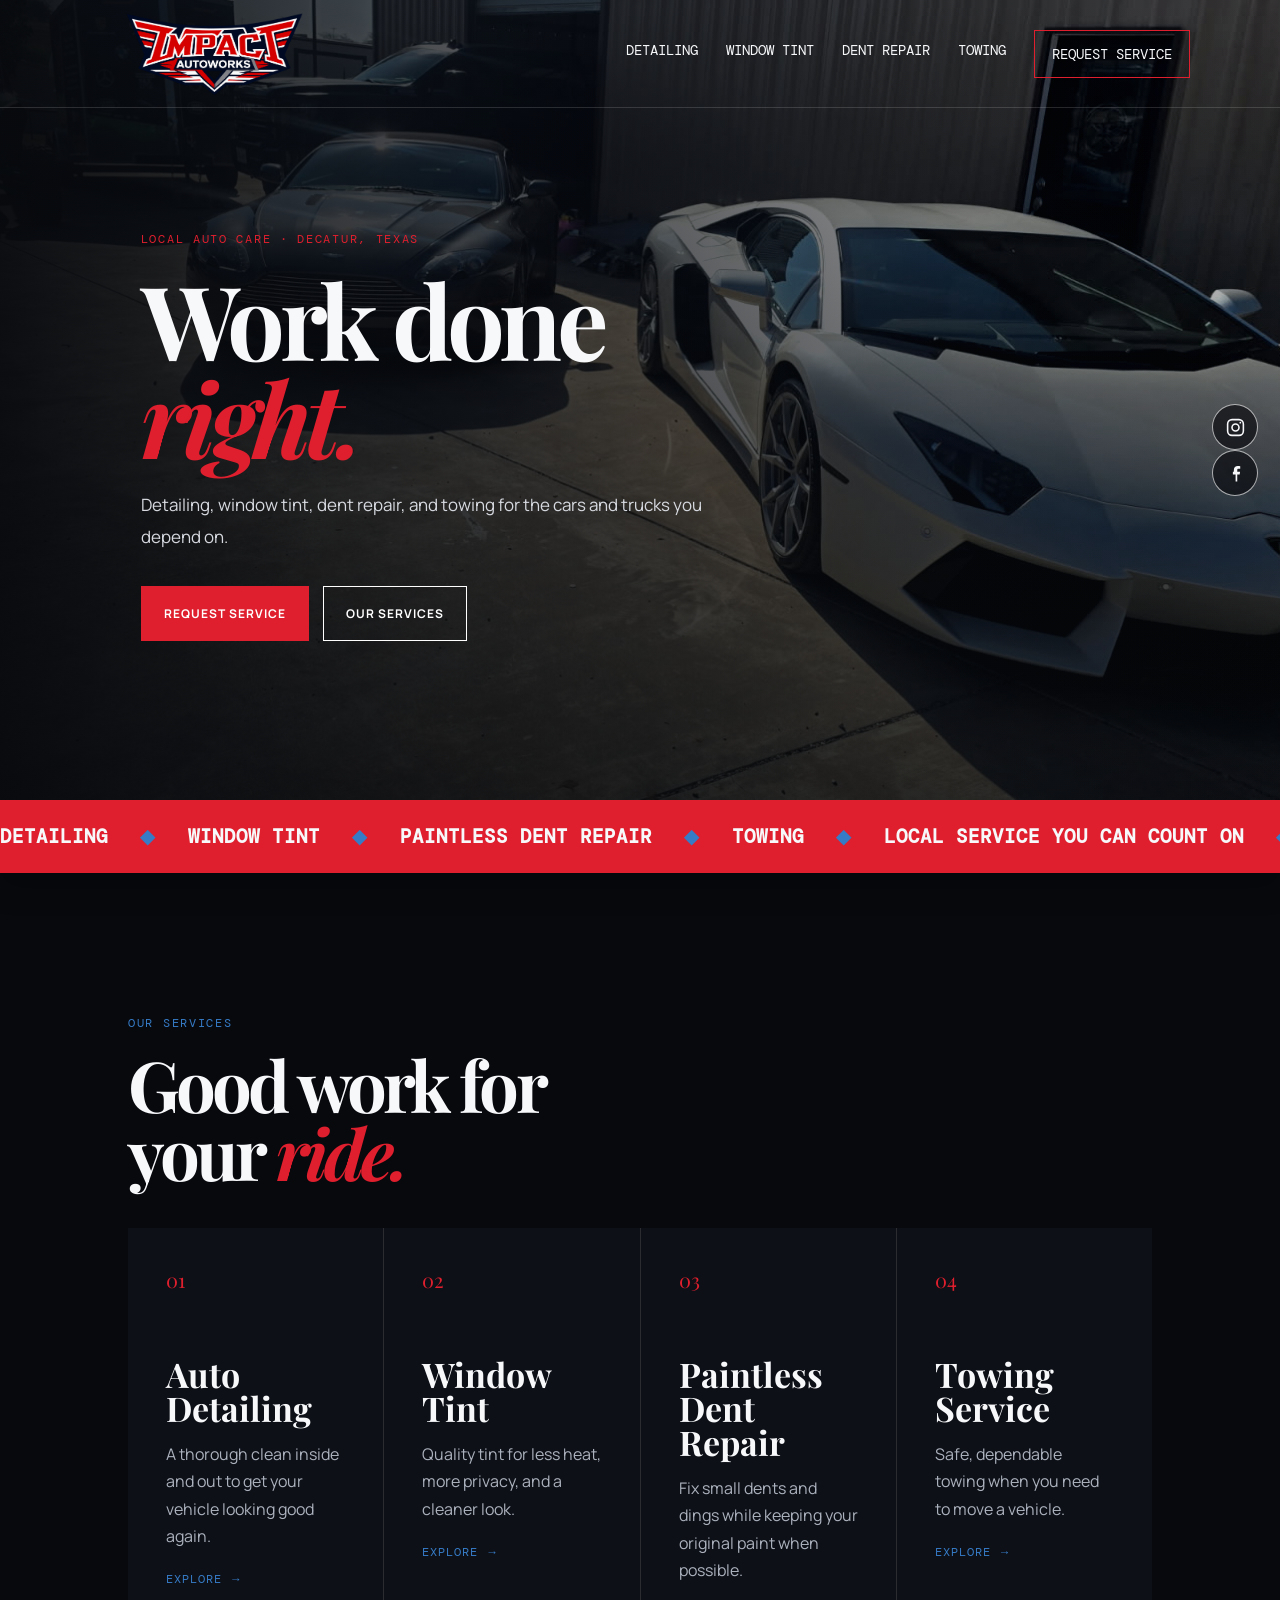
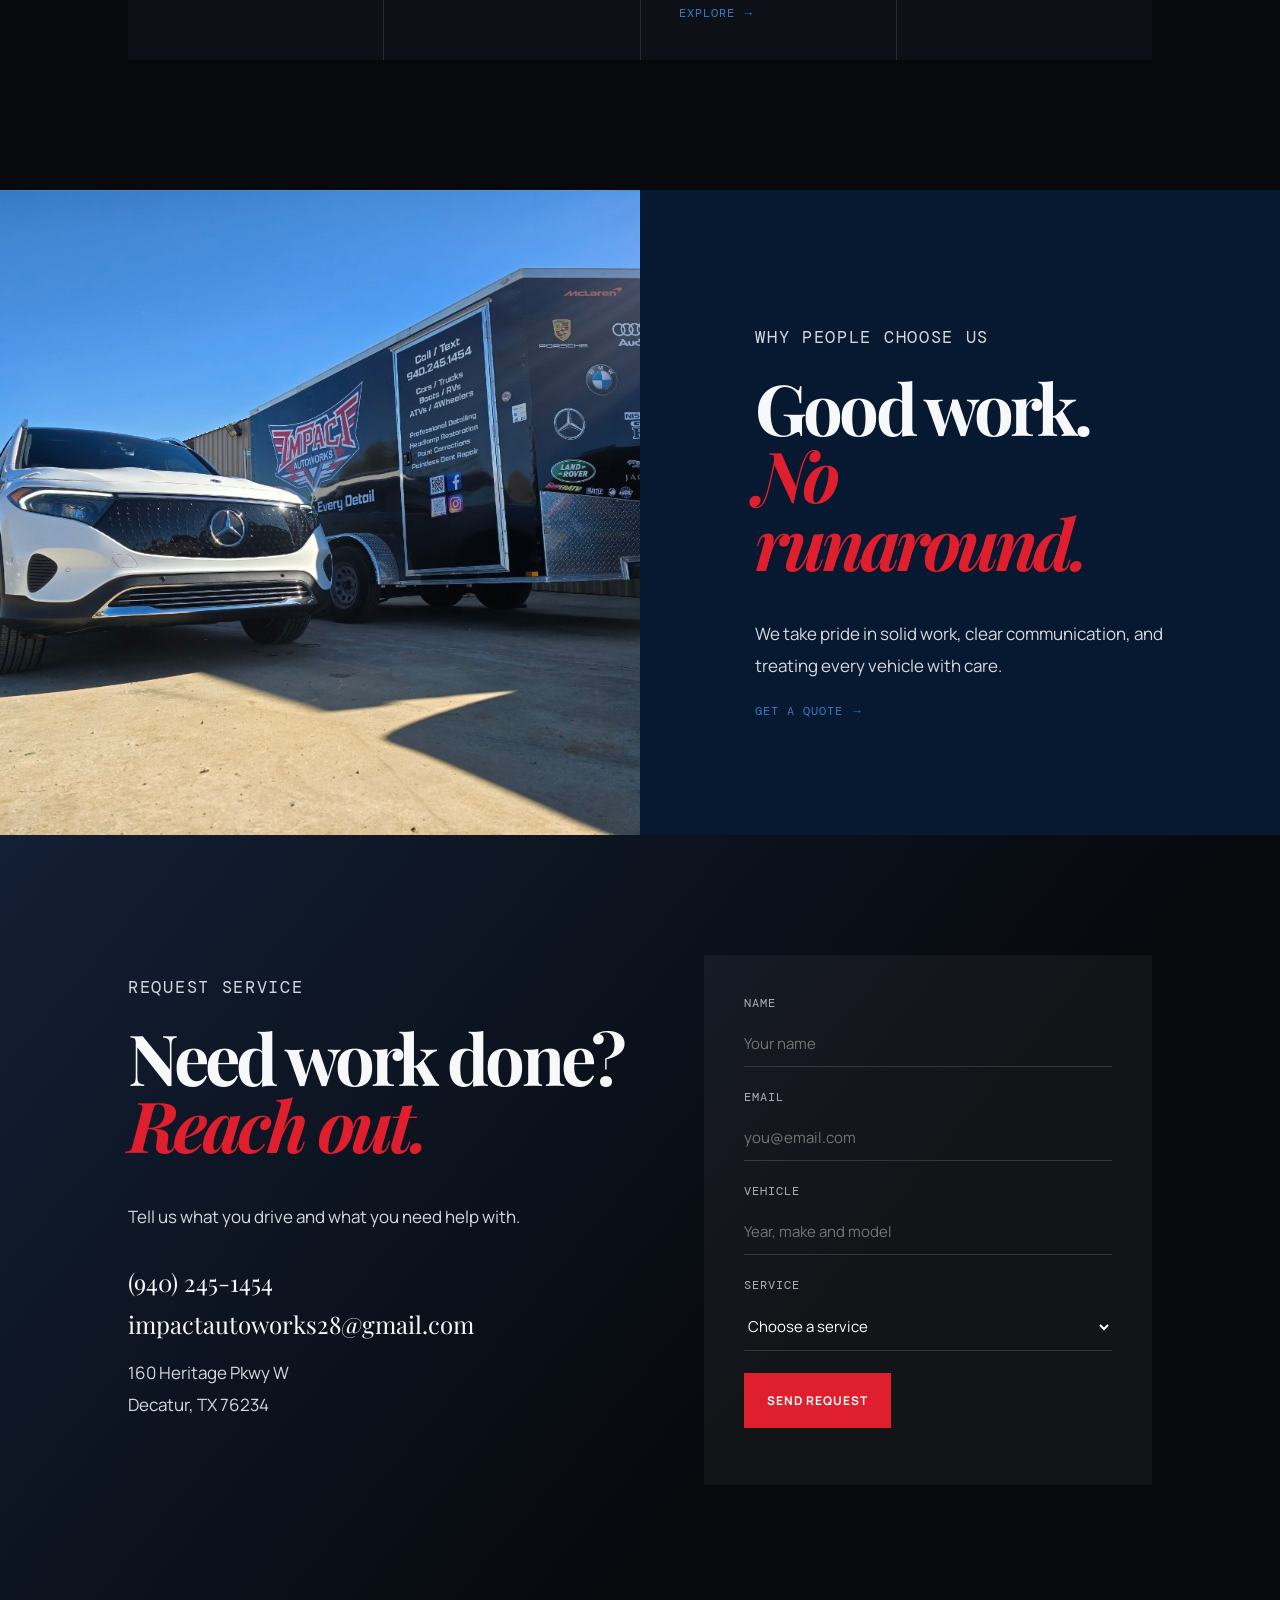
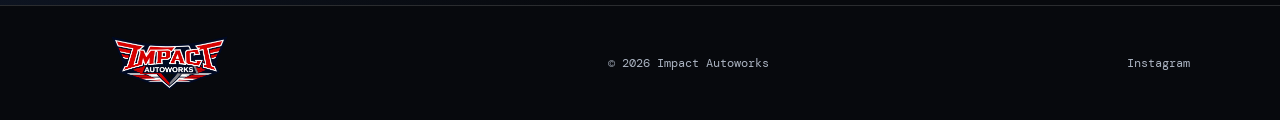
<file: index.html>
<!doctype html>
<html lang="en"><head><meta charset="utf-8"><meta name="viewport" content="width=device-width,initial-scale=1"><meta name="description" content="Impact Autoworks in Decatur, Texas — detailing, window tint and paintless dent repair."><title>Impact Autoworks | Decatur, Texas</title><link rel="stylesheet" href="styles.css"></head>
<body><header class="site-header"><a class="brand" href="index.html"><img src="images/logo.png" alt="Impact Autoworks"></a><button class="menu-button" aria-label="Open menu" aria-expanded="false">Menu</button><nav class="nav"><a href="detail.html">Detailing</a><a href="tint.html">Window Tint</a><a href="pdr.html">Dent Repair</a><a href="towing.html">Towing</a><a class="nav-cta" href="#contact">Request Service</a></nav></header>
<aside class="social"><a href="https://www.instagram.com/impactautoworkss?stkn=MWo3YjduMTJuMTF5ZQ%3D%3D" target="_blank" rel="noopener" aria-label="Instagram"><svg viewBox="0 0 24 24"><rect x="3" y="3" width="18" height="18" rx="5"/><circle cx="12" cy="12" r="4"/><circle cx="17.5" cy="6.5" r="1"/></svg></a><a href="https://www.facebook.com/share/19F4hUXihv/" target="_blank" rel="noopener" aria-label="Facebook"><svg viewBox="0 0 24 24"><path d="M14 21v-8h2.8l.4-3.1H14V8c0-.9.3-1.5 1.6-1.5h1.8V3.7c-.3 0-1.4-.2-2.7-.2-2.7 0-4.6 1.7-4.6 4.7v1.7H9V13h3.1v8H14Z"/></svg></a></aside>
<main><section class="hero"><div class="hero-image"></div><div class="hero-shade"></div><div class="hero-copy reveal"><p class="eyebrow">LOCAL AUTO CARE · DECATUR, TEXAS</p><h1>Work done<br><em>right.</em></h1><p>Detailing, window tint, dent repair, and towing for the cars and trucks you depend on.</p><div class="actions"><a class="button" href="#contact">Request Service</a><a class="button ghost" href="#services">Our Services</a></div></div></section>
<section class="ticker"><div>DETAILING <b>◆</b> WINDOW TINT <b>◆</b> PAINTLESS DENT REPAIR <b>◆</b> TOWING <b>◆</b> LOCAL SERVICE YOU CAN COUNT ON <b>◆</b> DETAILING <b>◆</b> WINDOW TINT <b>◆</b> PAINTLESS DENT REPAIR <b>◆</b> TOWING <b>◆</b> LOCAL SERVICE YOU CAN COUNT ON <b>◆</b></div></section>
<section class="section" id="services"><p class="eyebrow blue reveal">OUR SERVICES</p><h2 class="reveal">Good work for<br>your <em>ride.</em></h2><div class="cards"><a href="detail.html" class="card reveal"><span>01</span><h3>Auto<br>Detailing</h3><p>A thorough clean inside and out to get your vehicle looking good again.</p><b>Explore →</b></a><a href="tint.html" class="card reveal"><span>02</span><h3>Window<br>Tint</h3><p>Quality tint for less heat, more privacy, and a cleaner look.</p><b>Explore →</b></a><a href="pdr.html" class="card reveal"><span>03</span><h3>Paintless Dent<br>Repair</h3><p>Fix small dents and dings while keeping your original paint when possible.</p><b>Explore →</b></a><a href="towing.html" class="card reveal"><span>04</span><h3>Towing<br>Service</h3><p>Safe, dependable towing when you need to move a vehicle.</p><b>Explore →</b></a></div></section>
<section class="statement"><div class="statement-photo"></div><div class="statement-copy reveal"><p class="eyebrow">WHY PEOPLE CHOOSE US</p><h2>Good work.<br><em>No runaround.</em></h2><p>We take pride in solid work, clear communication, and treating every vehicle with care.</p><a class="text-link" href="#contact">Get a quote →</a></div></section>
<section class="contact" id="contact"><div class="reveal"><p class="eyebrow">REQUEST SERVICE</p><h2>Need work done?<br><em>Reach out.</em></h2><p>Tell us what you drive and what you need help with.</p><div class="details"><a href="tel:+19402451454">(940) 245-1454</a><a href="mailto:impactautoworks28@gmail.com">impactautoworks28@gmail.com</a><p>160 Heritage Pkwy W<br>Decatur, TX 76234</p></div></div><form class="form reveal" id="contact-form"><label>Name<input id="customer-name" required placeholder="Your name"></label><label>Email<input id="customer-email" required type="email" placeholder="you@email.com"></label><label>Vehicle<input id="customer-vehicle" placeholder="Year, make and model"></label><label>Service<select id="customer-service"><option value="">Choose a service</option><option>Auto Detailing</option><option>Window Tint</option><option>Paintless Dent Repair</option><option>Towing</option></select></label><button class="button" type="submit">Send Request</button><p id="form-message"></p></form></section></main>
<footer><img src="images/logo.png" alt="Impact Autoworks"><span>© <span id="year"></span> Impact Autoworks</span><a href="https://www.instagram.com/impactautoworkss?stkn=MWo3YjduMTJuMTF5ZQ%3D%3D" target="_blank" rel="noopener">Instagram</a></footer><script src="script.js"></script></body></html>
</file>
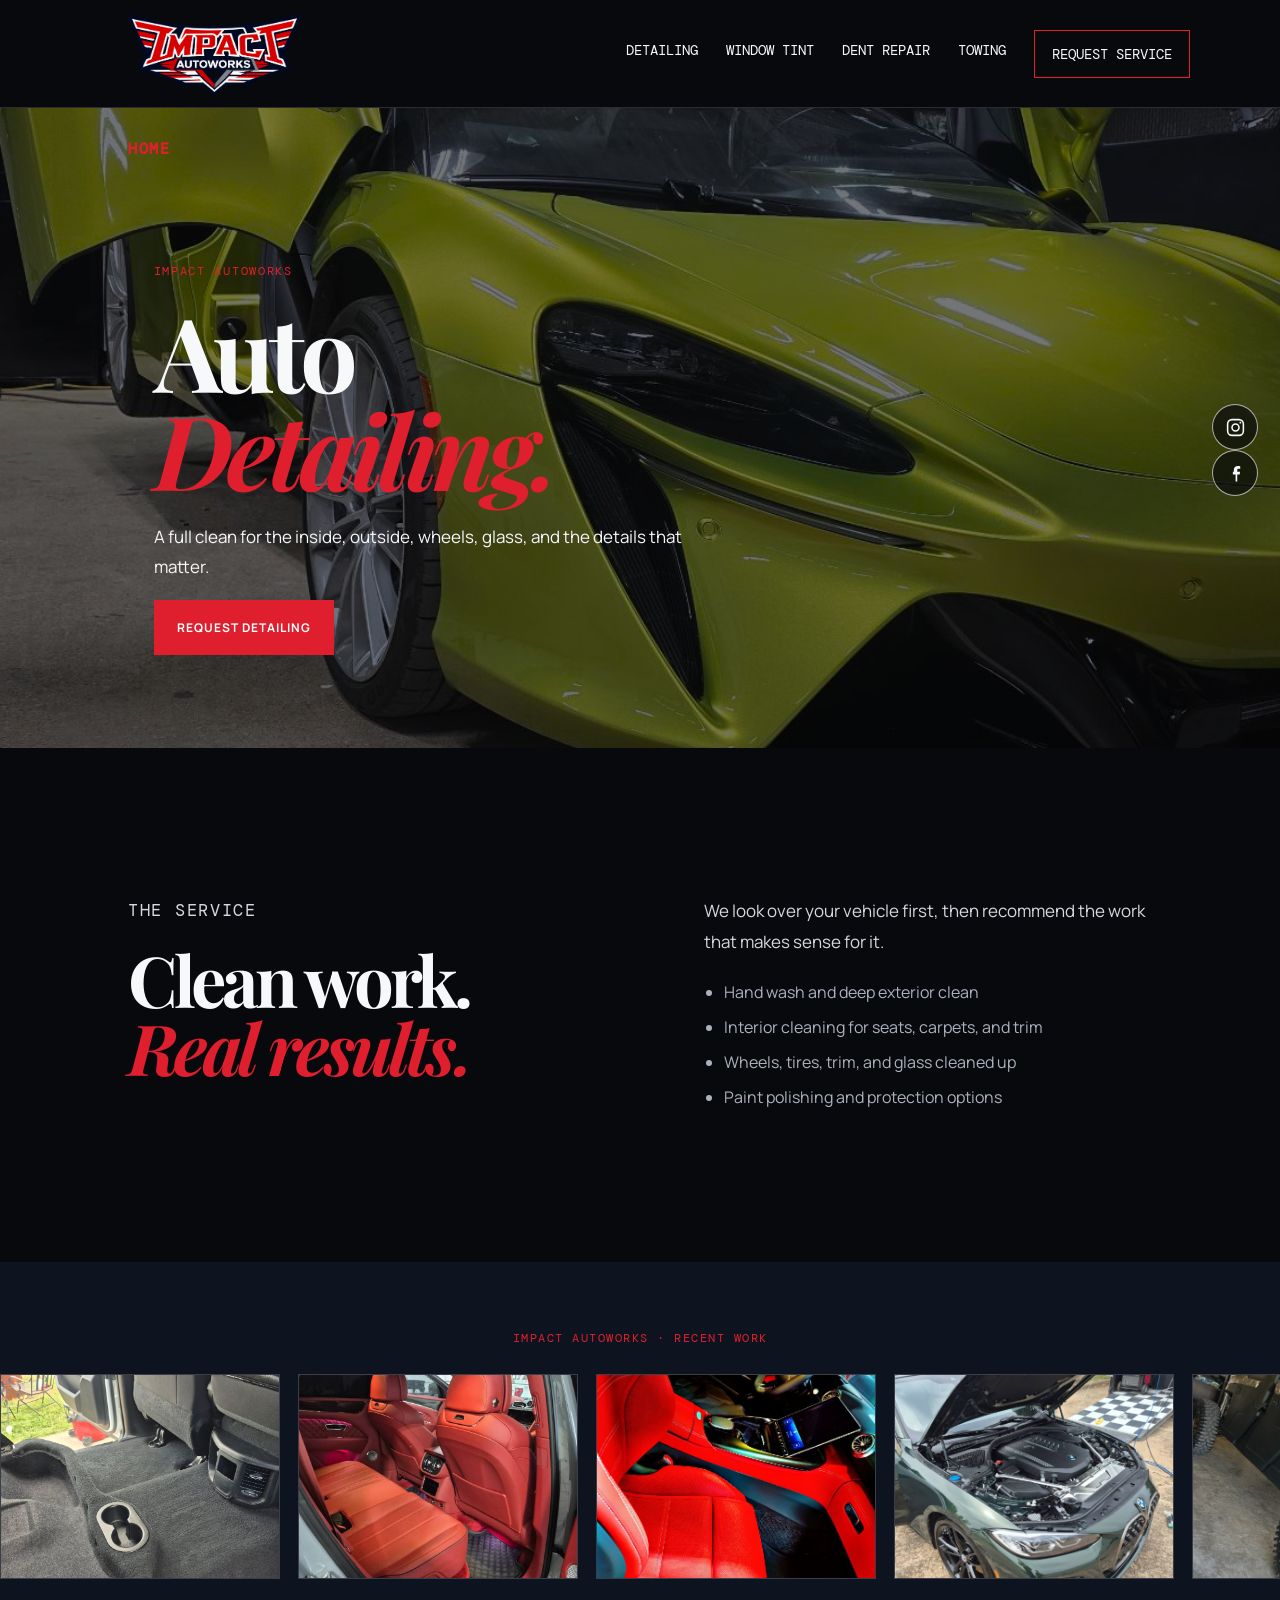
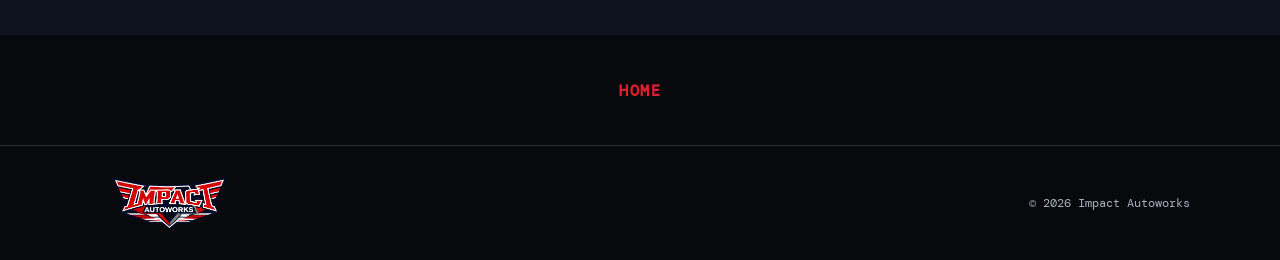
<file: detail.html>
<!doctype html><html lang="en"><head><meta charset="utf-8"><meta name="viewport" content="width=device-width,initial-scale=1"><title>Detailing | Impact Autoworks</title><link rel="stylesheet" href="styles.css"></head><body>
<header class="site-header solid"><a class="brand" href="index.html"><img src="images/logo.png" alt="Impact Autoworks"></a><button class="menu-button" aria-label="Open menu" aria-expanded="false">Menu</button><nav class="nav"><a href="detail.html">Detailing</a><a href="tint.html">Window Tint</a><a href="pdr.html">Dent Repair</a><a href="towing.html">Towing</a><a class="nav-cta" href="index.html#contact">Request Service</a></nav></header><aside class="social"><a href="https://www.instagram.com/impactautoworkss?stkn=MWo3YjduMTJuMTF5ZQ%3D%3D" target="_blank" rel="noopener" aria-label="Instagram"><svg viewBox="0 0 24 24"><rect x="3" y="3" width="18" height="18" rx="5"/><circle cx="12" cy="12" r="4"/><circle cx="17.5" cy="6.5" r="1"/></svg></a><a href="https://www.facebook.com/share/19F4hUXihv/" target="_blank" rel="noopener" aria-label="Facebook"><svg viewBox="0 0 24 24"><path d="M14 21v-8h2.8l.4-3.1H14V8c0-.9.3-1.5 1.6-1.5h1.8V3.7c-.3 0-1.4-.2-2.7-.2-2.7 0-4.6 1.7-4.6 4.7v1.7H9V13h3.1v8H14Z"/></svg></a></aside>
<main><section class="service-hero detail"><a class="home" href="index.html">Home</a><div class="reveal"><p class="eyebrow">IMPACT AUTOWORKS</p><h1>Auto<br><em>Detailing.</em></h1><p>A full clean for the inside, outside, wheels, glass, and the details that matter.</p><a class="button" href="index.html#contact">Request Detailing</a></div></section><section class="section split"><div class="reveal"><p class="eyebrow blue">THE SERVICE</p><h2>Clean work.<br><em>Real results.</em></h2></div><div class="reveal"><p>We look over your vehicle first, then recommend the work that makes sense for it.</p><ul><li>Hand wash and deep exterior clean</li><li>Interior cleaning for seats, carpets, and trim</li><li>Wheels, tires, trim, and glass cleaned up</li><li>Paint polishing and protection options</li></ul></div></section><section class="work"><p>IMPACT AUTOWORKS · RECENT WORK</p><div class="work-track" data-work-gallery></div></section><section class="home-bottom"><a class="home" href="index.html">Home</a></section></main><footer><img src="images/logo.png" alt="Impact Autoworks"><span>© <span id="year"></span> Impact Autoworks</span></footer><script src="script.js"></script></body></html>
</file>
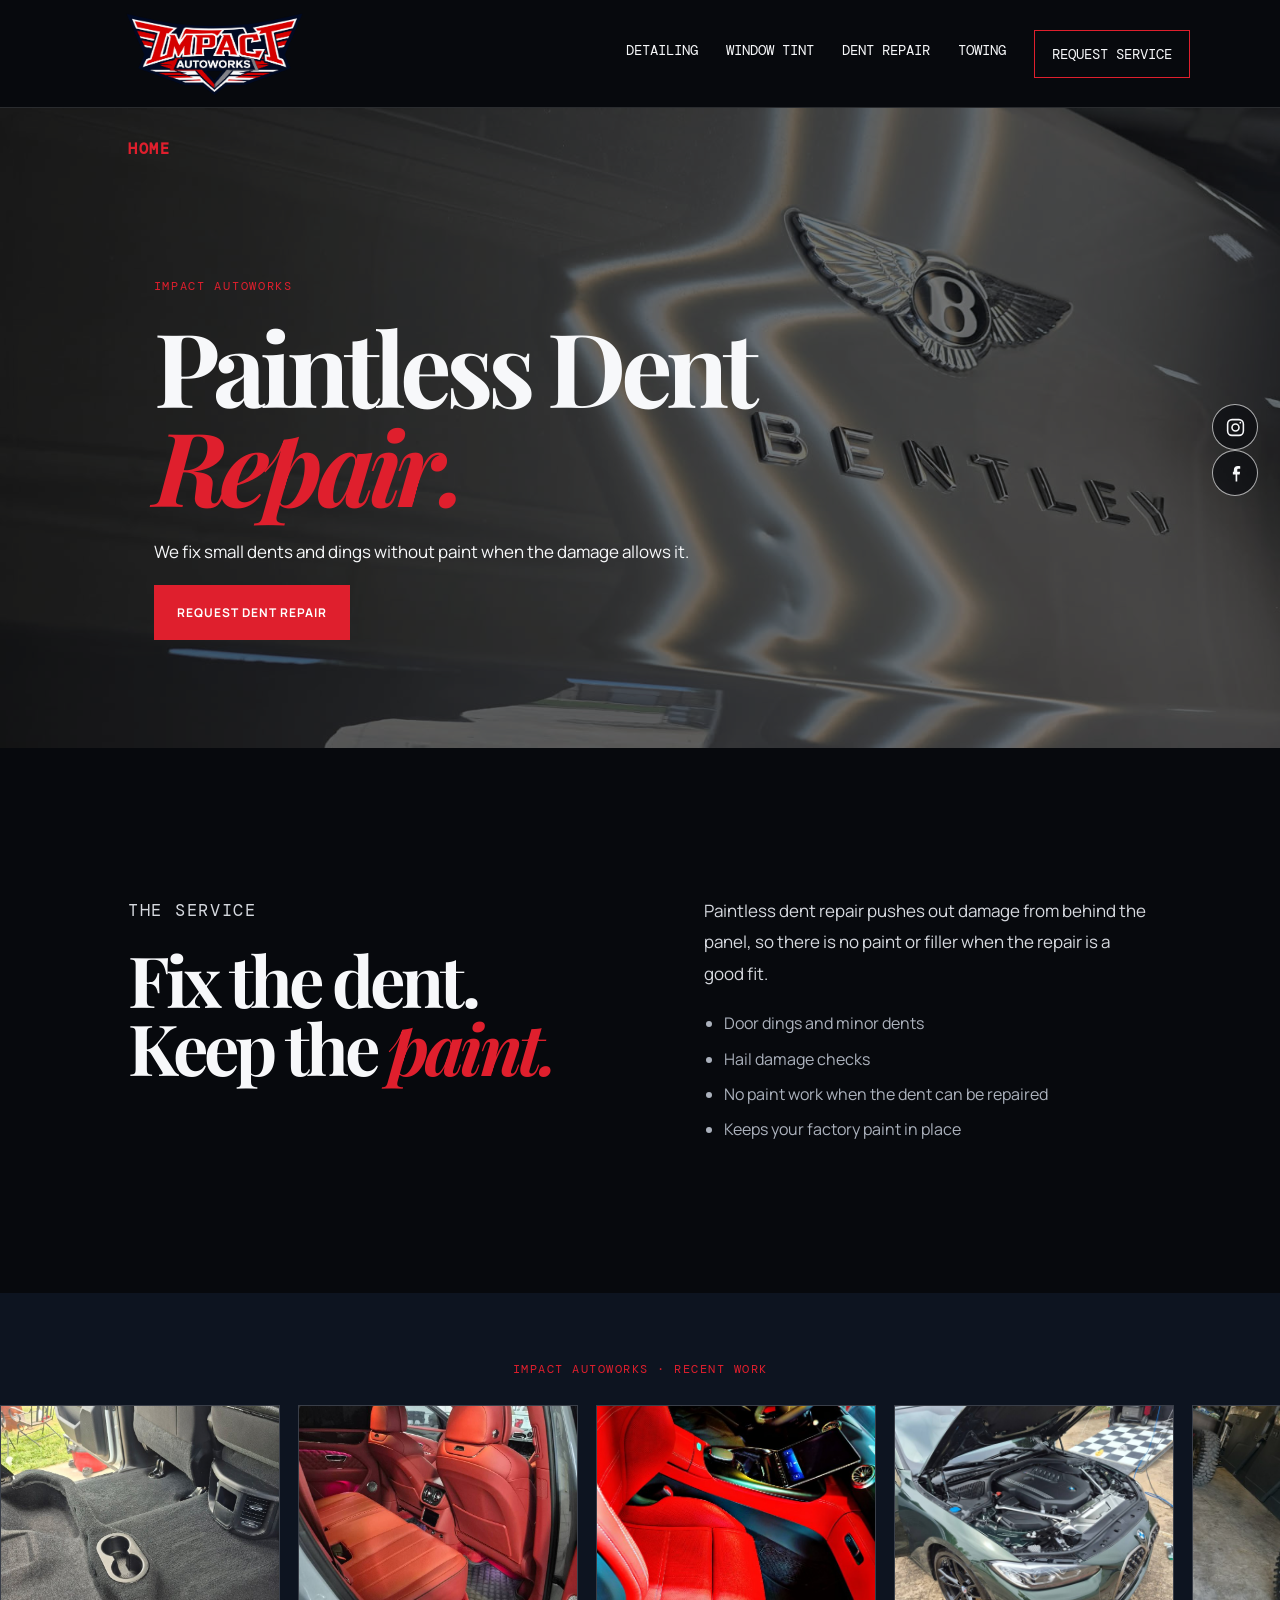
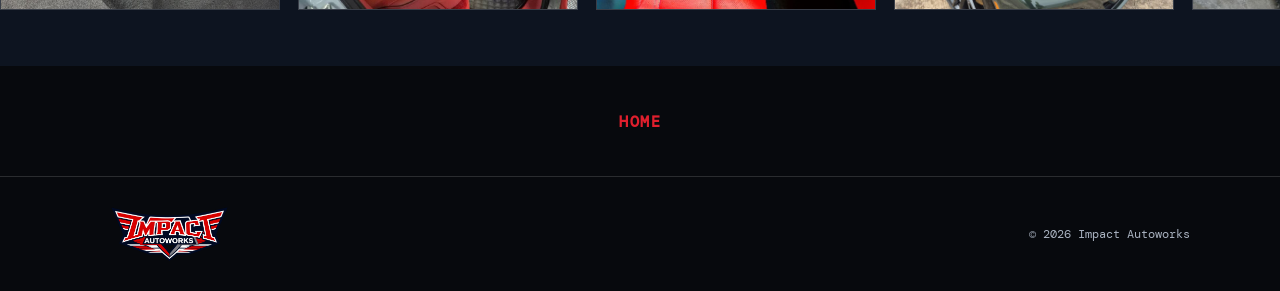
<file: pdr.html>
<!doctype html><html lang="en"><head><meta charset="utf-8"><meta name="viewport" content="width=device-width,initial-scale=1"><title>Paintless Dent Repair | Impact Autoworks</title><link rel="stylesheet" href="styles.css"></head><body>
<header class="site-header solid"><a class="brand" href="index.html"><img src="images/logo.png" alt="Impact Autoworks"></a><button class="menu-button" aria-label="Open menu" aria-expanded="false">Menu</button><nav class="nav"><a href="detail.html">Detailing</a><a href="tint.html">Window Tint</a><a href="pdr.html">Dent Repair</a><a href="towing.html">Towing</a><a class="nav-cta" href="index.html#contact">Request Service</a></nav></header><aside class="social"><a href="https://www.instagram.com/impactautoworkss?stkn=MWo3YjduMTJuMTF5ZQ%3D%3D" target="_blank" rel="noopener" aria-label="Instagram"><svg viewBox="0 0 24 24"><rect x="3" y="3" width="18" height="18" rx="5"/><circle cx="12" cy="12" r="4"/><circle cx="17.5" cy="6.5" r="1"/></svg></a><a href="https://www.facebook.com/share/19F4hUXihv/" target="_blank" rel="noopener" aria-label="Facebook"><svg viewBox="0 0 24 24"><path d="M14 21v-8h2.8l.4-3.1H14V8c0-.9.3-1.5 1.6-1.5h1.8V3.7c-.3 0-1.4-.2-2.7-.2-2.7 0-4.6 1.7-4.6 4.7v1.7H9V13h3.1v8H14Z"/></svg></a></aside>
<main><section class="service-hero pdr"><a class="home" href="index.html">Home</a><div class="reveal"><p class="eyebrow">IMPACT AUTOWORKS</p><h1>Paintless Dent<br><em>Repair.</em></h1><p>We fix small dents and dings without paint when the damage allows it.</p><a class="button" href="index.html#contact">Request Dent Repair</a></div></section><section class="section split"><div class="reveal"><p class="eyebrow blue">THE SERVICE</p><h2>Fix the dent.<br>Keep the <em>paint.</em></h2></div><div class="reveal"><p>Paintless dent repair pushes out damage from behind the panel, so there is no paint or filler when the repair is a good fit.</p><ul><li>Door dings and minor dents</li><li>Hail damage checks</li><li>No paint work when the dent can be repaired</li><li>Keeps your factory paint in place</li></ul></div></section><section class="work"><p>IMPACT AUTOWORKS · RECENT WORK</p><div class="work-track" data-work-gallery></div></section><section class="home-bottom"><a class="home" href="index.html">Home</a></section></main><footer><img src="images/logo.png" alt="Impact Autoworks"><span>© <span id="year"></span> Impact Autoworks</span></footer><script src="script.js"></script></body></html>
</file>
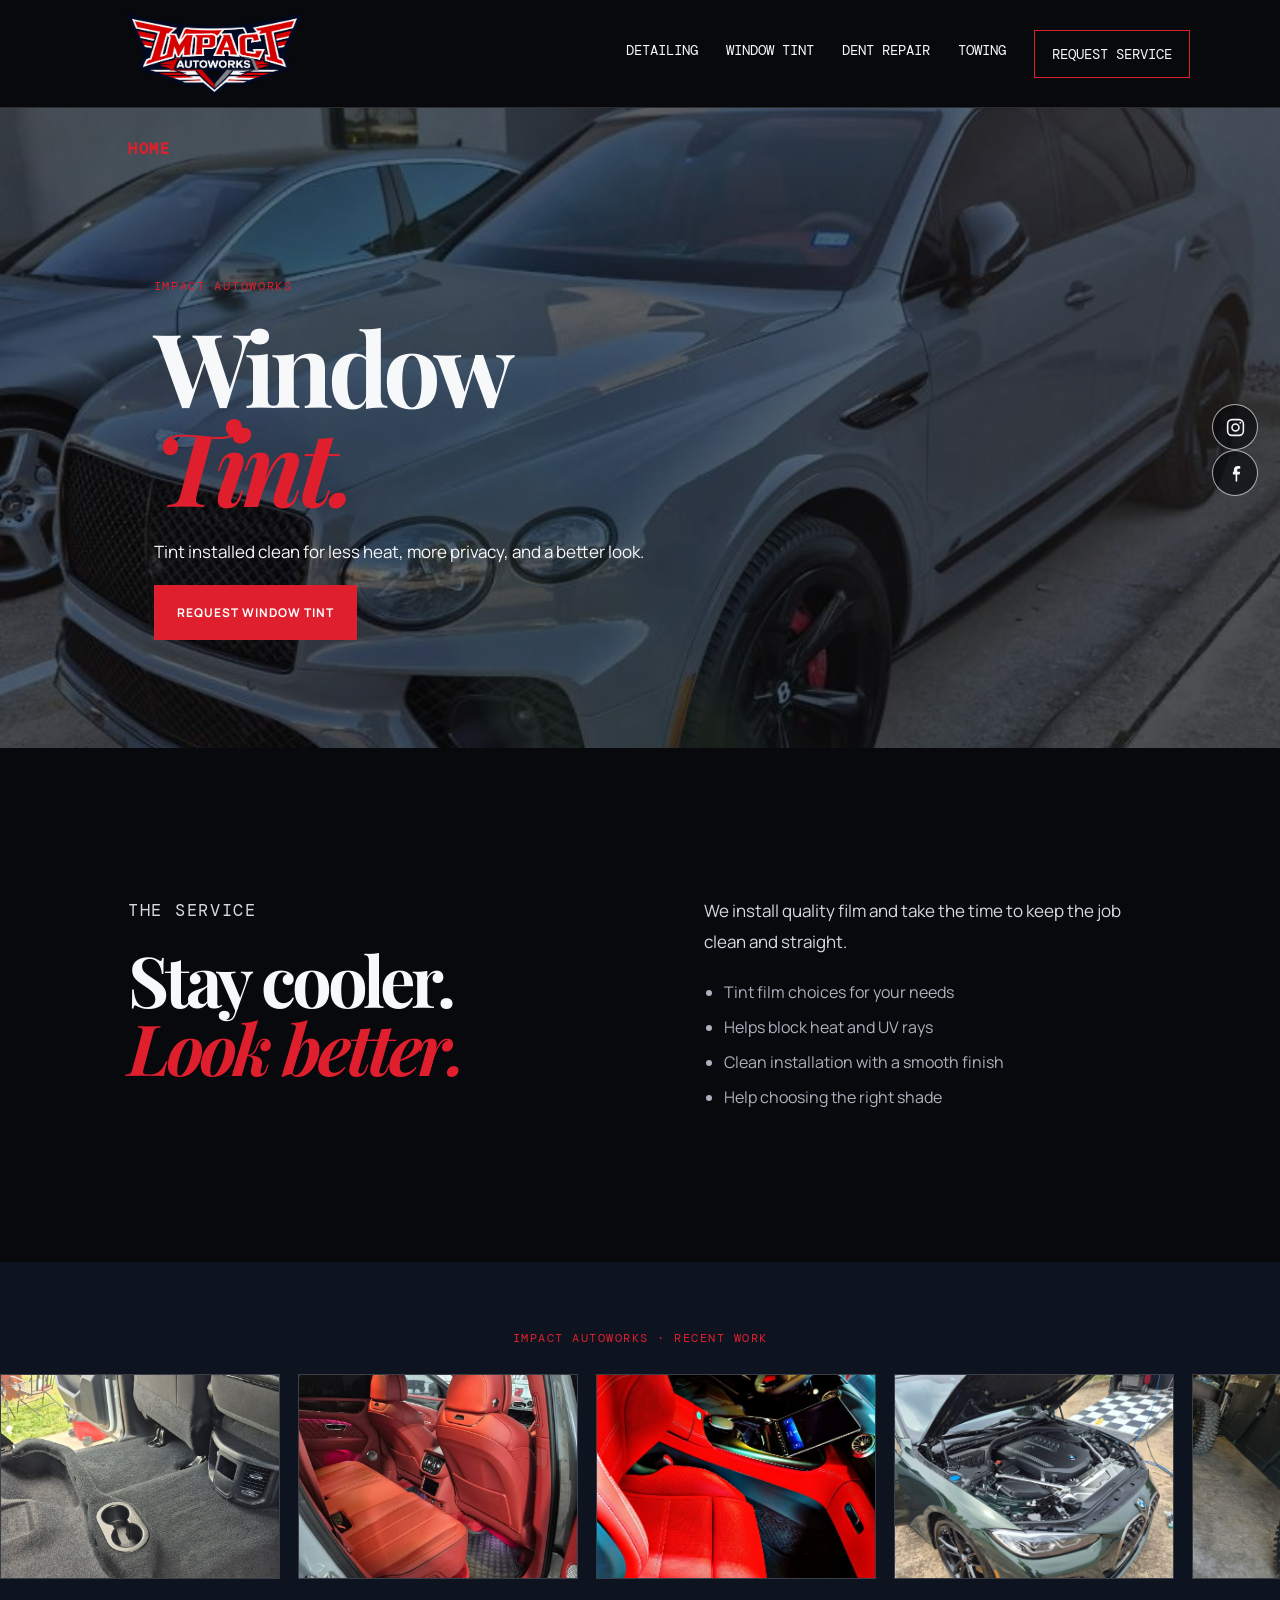
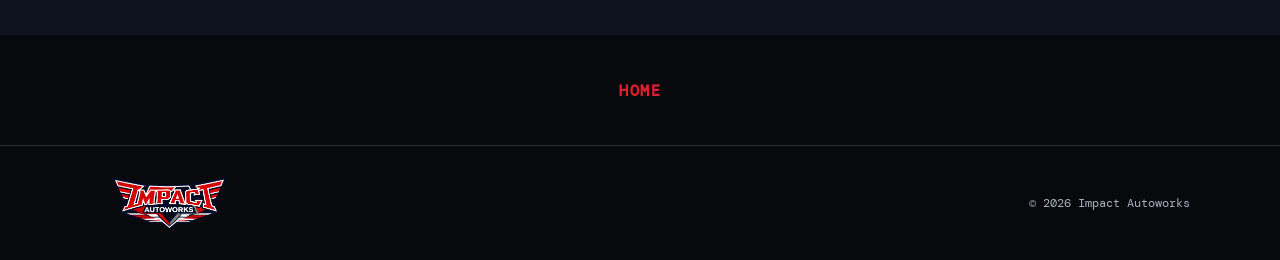
<file: tint.html>
<!doctype html><html lang="en"><head><meta charset="utf-8"><meta name="viewport" content="width=device-width,initial-scale=1"><title>Window Tint | Impact Autoworks</title><link rel="stylesheet" href="styles.css"></head><body>
<header class="site-header solid"><a class="brand" href="index.html"><img src="images/logo.png" alt="Impact Autoworks"></a><button class="menu-button" aria-label="Open menu" aria-expanded="false">Menu</button><nav class="nav"><a href="detail.html">Detailing</a><a href="tint.html">Window Tint</a><a href="pdr.html">Dent Repair</a><a href="towing.html">Towing</a><a class="nav-cta" href="index.html#contact">Request Service</a></nav></header><aside class="social"><a href="https://www.instagram.com/impactautoworkss?stkn=MWo3YjduMTJuMTF5ZQ%3D%3D" target="_blank" rel="noopener" aria-label="Instagram"><svg viewBox="0 0 24 24"><rect x="3" y="3" width="18" height="18" rx="5"/><circle cx="12" cy="12" r="4"/><circle cx="17.5" cy="6.5" r="1"/></svg></a><a href="https://www.facebook.com/share/19F4hUXihv/" target="_blank" rel="noopener" aria-label="Facebook"><svg viewBox="0 0 24 24"><path d="M14 21v-8h2.8l.4-3.1H14V8c0-.9.3-1.5 1.6-1.5h1.8V3.7c-.3 0-1.4-.2-2.7-.2-2.7 0-4.6 1.7-4.6 4.7v1.7H9V13h3.1v8H14Z"/></svg></a></aside>
<main><section class="service-hero tint"><a class="home" href="index.html">Home</a><div class="reveal"><p class="eyebrow">IMPACT AUTOWORKS</p><h1>Window<br><em>Tint.</em></h1><p>Tint installed clean for less heat, more privacy, and a better look.</p><a class="button" href="index.html#contact">Request Window Tint</a></div></section><section class="section split"><div class="reveal"><p class="eyebrow blue">THE SERVICE</p><h2>Stay cooler.<br><em>Look better.</em></h2></div><div class="reveal"><p>We install quality film and take the time to keep the job clean and straight.</p><ul><li>Tint film choices for your needs</li><li>Helps block heat and UV rays</li><li>Clean installation with a smooth finish</li><li>Help choosing the right shade</li></ul></div></section><section class="work"><p>IMPACT AUTOWORKS · RECENT WORK</p><div class="work-track" data-work-gallery></div></section><section class="home-bottom"><a class="home" href="index.html">Home</a></section></main><footer><img src="images/logo.png" alt="Impact Autoworks"><span>© <span id="year"></span> Impact Autoworks</span></footer><script src="script.js"></script></body></html>
</file>
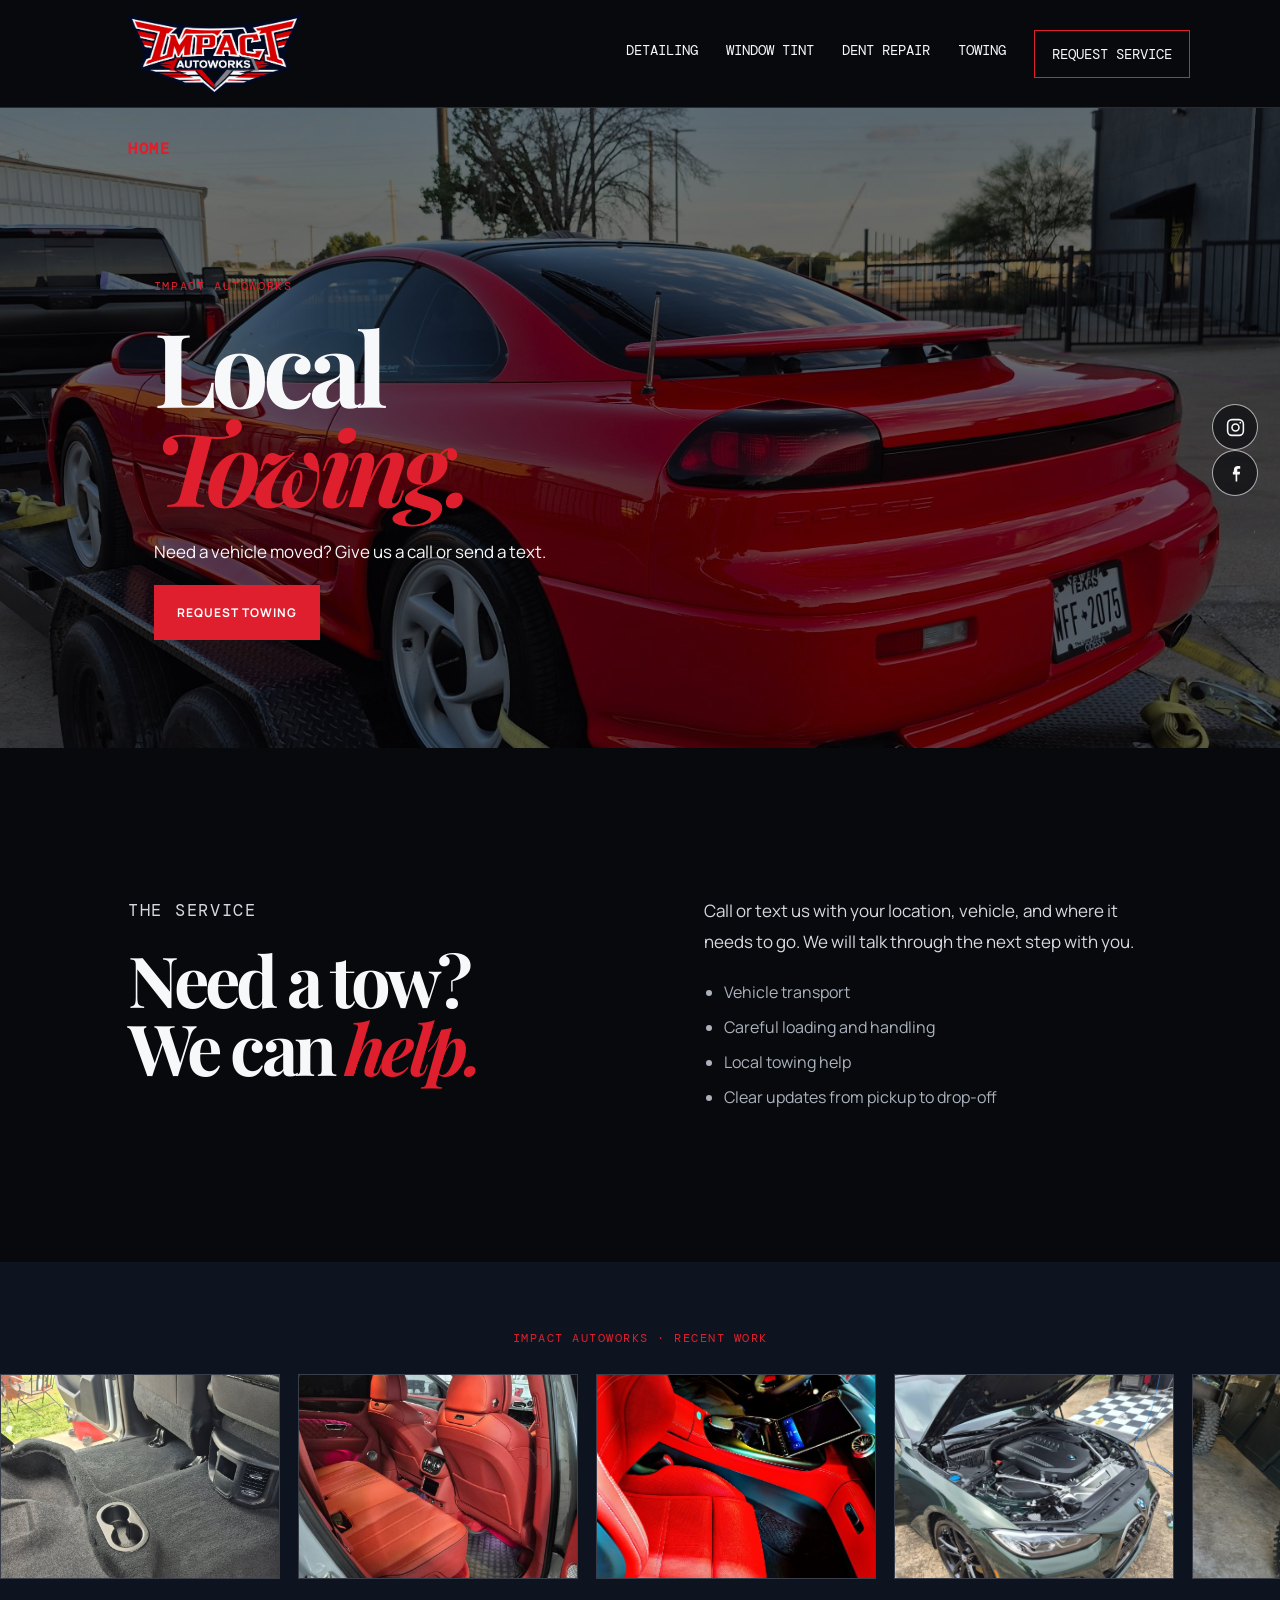
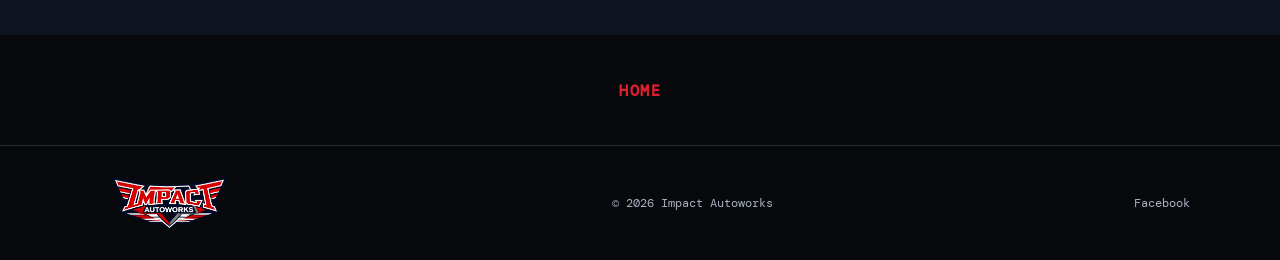
<file: towing.html>
<!doctype html><html lang="en"><head><meta charset="utf-8"><meta name="viewport" content="width=device-width,initial-scale=1"><title>Towing | Impact Autoworks</title><meta name="description" content="Towing services from Impact Autoworks in Decatur, Texas."><link rel="stylesheet" href="styles.css"></head><body>
<header class="site-header solid"><a class="brand" href="index.html"><img src="images/logo.png" alt="Impact Autoworks"></a><button class="menu-button" aria-label="Open menu" aria-expanded="false">Menu</button><nav class="nav"><a href="detail.html">Detailing</a><a href="tint.html">Window Tint</a><a href="pdr.html">Dent Repair</a><a href="towing.html">Towing</a><a class="nav-cta" href="index.html#contact">Request Service</a></nav></header>
<aside class="social"><a href="https://www.instagram.com/impactautoworkss?stkn=MWo3YjduMTJuMTF5ZQ%3D%3D" target="_blank" rel="noopener" aria-label="Instagram"><svg viewBox="0 0 24 24"><rect x="3" y="3" width="18" height="18" rx="5"/><circle cx="12" cy="12" r="4"/><circle cx="17.5" cy="6.5" r="1"/></svg></a><a href="https://www.facebook.com/share/19F4hUXihv/" target="_blank" rel="noopener" aria-label="Facebook"><svg viewBox="0 0 24 24"><path d="M14 21v-8h2.8l.4-3.1H14V8c0-.9.3-1.5 1.6-1.5h1.8V3.7c-.3 0-1.4-.2-2.7-.2-2.7 0-4.6 1.7-4.6 4.7v1.7H9V13h3.1v8H14Z"/></svg></a></aside>
<main><section class="service-hero towing"><a class="home" href="index.html">Home</a><div class="reveal"><p class="eyebrow">IMPACT AUTOWORKS</p><h1>Local<br><em>Towing.</em></h1><p>Need a vehicle moved? Give us a call or send a text.</p><a class="button" href="sms:+19402451454?body=I%20need%20towing%20assistance.">Request Towing</a></div></section><section class="section split"><div class="reveal"><p class="eyebrow blue">THE SERVICE</p><h2>Need a tow?<br>We can <em>help.</em></h2></div><div class="reveal"><p>Call or text us with your location, vehicle, and where it needs to go. We will talk through the next step with you.</p><ul><li>Vehicle transport</li><li>Careful loading and handling</li><li>Local towing help</li><li>Clear updates from pickup to drop-off</li></ul></div></section><section class="work"><p>IMPACT AUTOWORKS · RECENT WORK</p><div class="work-track" data-work-gallery></div></section><section class="home-bottom"><a class="home" href="index.html">Home</a></section></main><footer><img src="images/logo.png" alt="Impact Autoworks"><span>© <span id="year"></span> Impact Autoworks</span><a href="https://www.facebook.com/share/19F4hUXihv/" target="_blank" rel="noopener">Facebook</a></footer><script src="script.js"></script></body></html>
</file>
<file: styles.css>
@import url('https://fonts.googleapis.com/css2?family=DM+Mono&family=Manrope:wght@400;500;600;700;800&family=Playfair+Display:ital,wght@0,600;0,700;1,600&display=swap');
:root{--ink:#07090d;--navy:#071831;--blue:#367bc6;--red:#df1f2d;--white:#f7f8fa;--muted:#acb2bd;--line:rgba(255,255,255,.14)}*{box-sizing:border-box}html{scroll-behavior:smooth;scrollbar-color:var(--blue) var(--ink)}body{margin:0;background:var(--ink);color:var(--white);font-family:Manrope,sans-serif;overflow-x:hidden}a{color:inherit;text-decoration:none}.site-header{height:108px;padding:0 7vw;position:absolute;top:0;width:100%;z-index:10;border-bottom:1px solid var(--line);display:flex;align-items:center;justify-content:space-between}.solid{position:relative;background:var(--ink)}.brand img{width:250px;max-height:82px;object-fit:contain;display:block}.nav{display:flex;gap:28px;align-items:center;font:14px 'DM Mono',monospace;text-transform:uppercase}.nav>a:not(.nav-cta){position:relative;padding-bottom:7px}.nav>a:not(.nav-cta):after{content:'';position:absolute;left:0;bottom:0;width:0;height:2px;background:var(--red);transition:.25s}.nav>a:not(.nav-cta):hover:after{width:100%}.nav-cta{padding:14px 17px;border:1px solid var(--red);transition:.2s}.nav-cta:hover,.button{background:var(--red)}.menu-button{display:none;color:#fff;background:none;border:0;font:14px 'DM Mono';text-transform:uppercase}.social{position:fixed;right:22px;top:50%;z-index:20;transform:translateY(-50%)}.social a{width:46px;height:46px;display:grid;place-items:center;border:1px solid rgba(255,255,255,.65);border-radius:50%;background:rgba(7,9,13,.65);transition:.25s}.social a:hover{background:var(--red);border-color:var(--red);transform:translateX(-5px)}.social path{fill:currentColor;stroke:none}.social svg{width:21px;height:21px;fill:none;stroke:currentColor;stroke-width:1.8}.social svg circle:last-child{fill:currentColor;stroke:none}.hero{min-height:800px;padding:150px 11vw 90px;position:relative;display:flex;align-items:center;overflow:hidden}.hero-image{position:absolute;inset:0;background:url('images/image000007-2.JPG') center/cover;filter:contrast(1.12) saturate(.85);animation:zoom 16s ease-in-out infinite alternate}.hero-shade{position:absolute;inset:0;background:linear-gradient(90deg,rgba(7,9,13,.96),rgba(7,9,13,.56) 53%,rgba(7,9,13,.05)),linear-gradient(0deg,rgba(7,9,13,.7),transparent)}.hero-copy{position:relative;max-width:720px}.eyebrow{color:var(--red);font:12px 'DM Mono';letter-spacing:1.7px}.blue{color:var(--blue)}h1,h2,h3{font-family:'Playfair Display',Georgia,serif}h1,h2{letter-spacing:-.055em;line-height:.96}h1{font-size:clamp(4.2rem,8vw,7.8rem);margin:23px 0}h2{font-size:clamp(3.2rem,5.5vw,5.3rem);margin:20px 0 42px}em{color:var(--red)}.hero-copy>p:not(.eyebrow),.statement-copy p,.contact p,.split p{font-size:17px;line-height:1.85;color:#d6d9df;max-width:570px}.actions{display:flex;gap:14px;margin-top:34px}.button{display:inline-block;padding:18px 22px;border:1px solid var(--red);color:#fff;font:700 12px Manrope;letter-spacing:1px;text-transform:uppercase;cursor:pointer;transition:.2s}.button:hover{background:#f23845;transform:translateY(-3px)}.ghost{background:transparent;border-color:#fff}.ghost:hover{background:transparent;border-color:var(--blue);color:var(--blue)}.ticker{overflow:hidden;background:var(--red);padding:24px 0;white-space:nowrap;box-shadow:0 12px 30px rgba(0,0,0,.28)}.ticker div{display:inline-flex;gap:32px;font:800 clamp(15px,1.5vw,22px) 'DM Mono';letter-spacing:1px;animation:ticker 27s linear infinite}.ticker b{color:var(--blue)}.section{padding:130px 10vw}.cards{display:grid;grid-template-columns:repeat(4,1fr);gap:1px;background:var(--line)}.card{background:#0d1017;min-height:360px;padding:38px;transition:.25s}.card:hover{background:#142644;transform:translateY(-7px)}.card span{color:var(--red);font:20px 'Playfair Display'}.card h3{font-size:34px;line-height:1;margin:64px 0 15px}.card p{color:var(--muted);line-height:1.7}.card b,.text-link{color:var(--blue);font:12px 'DM Mono';letter-spacing:1px;text-transform:uppercase}.statement{display:grid;grid-template-columns:1fr 1fr;background:var(--navy)}.statement-photo{min-height:620px;background:url('images/homebottom.JPG') center/cover}.statement-copy{padding:9vw;align-self:center}.contact{display:grid;grid-template-columns:1.05fr .95fr;gap:80px;padding:120px 10vw;background:linear-gradient(130deg,#131f35,var(--ink) 65%)}.details{margin-top:34px}.details a{display:block;margin:10px 0;font:24px 'Playfair Display'}.form{padding:40px;background:rgba(255,255,255,.045)}.form label{display:block;margin-bottom:22px;color:var(--muted);font:12px 'DM Mono';letter-spacing:1px;text-transform:uppercase}input,select{display:block;width:100%;margin-top:10px;padding:12px 0;border:0;border-bottom:1px solid var(--line);background:transparent;color:#fff;font:15px Manrope}select option{color:#000}#form-message{color:var(--blue)}.service-hero{min-height:640px;padding:120px 12vw 70px;display:flex;align-items:center;position:relative;background-color:rgba(7,9,13,.58);background-position:center;background-size:cover;background-blend-mode:overlay}.service-hero>div{max-width:700px}.service-hero p:not(.eyebrow){max-width:540px;font-size:17px;line-height:1.8}.detail{background-image:url('images/detailbackground.JPG')}.tint{background-image:url('images/tintbackground.JPG')}.pdr{background-image:url('images/image000007.JPG')}.towing{background-image:url('images/towingbackground.JPG')}.home{color:var(--red);font:800 15px 'DM Mono';letter-spacing:1.5px;text-transform:uppercase}.service-hero .home{position:absolute;left:10vw;top:31px}.split{display:grid;grid-template-columns:1fr 1fr;gap:10vw}.split ul{padding-left:20px;color:var(--muted);font-size:16px;line-height:2.2}.work{padding:56px 0;background:#0d1420;overflow:hidden}.work>p{text-align:center;color:var(--red);font:12px 'DM Mono';letter-spacing:1.5px}.work-track{display:flex;gap:18px;width:max-content;margin-top:28px;animation:workScroll 160s linear infinite}.work:hover .work-track{animation-play-state:paused}.work-track img{width:280px;height:205px;object-fit:cover;border:1px solid rgba(255,255,255,.18)}.home-bottom{text-align:center;padding:44px;background:var(--ink)}footer{display:flex;align-items:center;justify-content:space-between;gap:25px;padding:30px 7vw;border-top:1px solid var(--line);font:12px 'DM Mono';color:#aab3c1}footer img{width:160px;height:54px;object-fit:contain}.reveal{opacity:0;transform:translateY(28px);transition:opacity .7s,transform .7s}.reveal.visible{opacity:1;transform:none}@keyframes zoom{to{transform:scale(1.07)}}@keyframes ticker{to{transform:translateX(-50%)}}@keyframes workScroll{to{transform:translateX(-50%)}}::-webkit-scrollbar{width:12px}::-webkit-scrollbar-track{background:var(--ink)}::-webkit-scrollbar-thumb{background:var(--blue);border:3px solid var(--ink);border-radius:10px}::-webkit-scrollbar-thumb:hover{background:var(--red)}
@media(max-width:800px){.site-header{height:86px;padding:0 6vw}.brand img{width:190px;max-height:65px}.menu-button{display:block;z-index:3}.nav{display:none;position:absolute;top:0;left:0;width:100%;padding:105px 0 40px;flex-direction:column;background:#0a101b}.nav.open{display:flex}.hero{min-height:720px;padding:130px 8vw 80px}.social{right:12px}.social a{width:40px;height:40px}.section,.contact{padding:85px 7vw}.cards,.statement,.contact,.split{grid-template-columns:1fr}.statement-photo{min-height:380px}.statement-copy{padding:80px 7vw}.contact{gap:35px}.form{padding:27px}.service-hero{min-height:570px;padding:100px 8vw 65px}.service-hero .home{left:8vw;top:25px}.work-track img{width:230px;height:175px}footer{flex-direction:column;align-items:flex-start}}

/* Mobile: display each supplied hero image in full, without cropping or stretching. */
 (max-width:800px){.hero{min-height:auto;padding:calc(58vw + 88px) 8vw 80px;background:#07090d}.hero-image{inset:0 0 auto;height:58vw;background-size:100% auto;background-repeat:no-repeat;background-position:top center;animation:none}.hero-shade{inset:0 0 auto;height:58vw;background:linear-gradient(0deg,rgba(7,9,13,.48),rgba(7,9,13,.08))}.service-hero{min-height:auto;padding:calc(76vw + 34px) 8vw 66px;background-size:100% auto;background-repeat:no-repeat;background-position:top center;background-color:#07090d;background-blend-mode:normal}.service-hero>div{max-width:100%}.service-hero .home{top:25px}}
</file>
